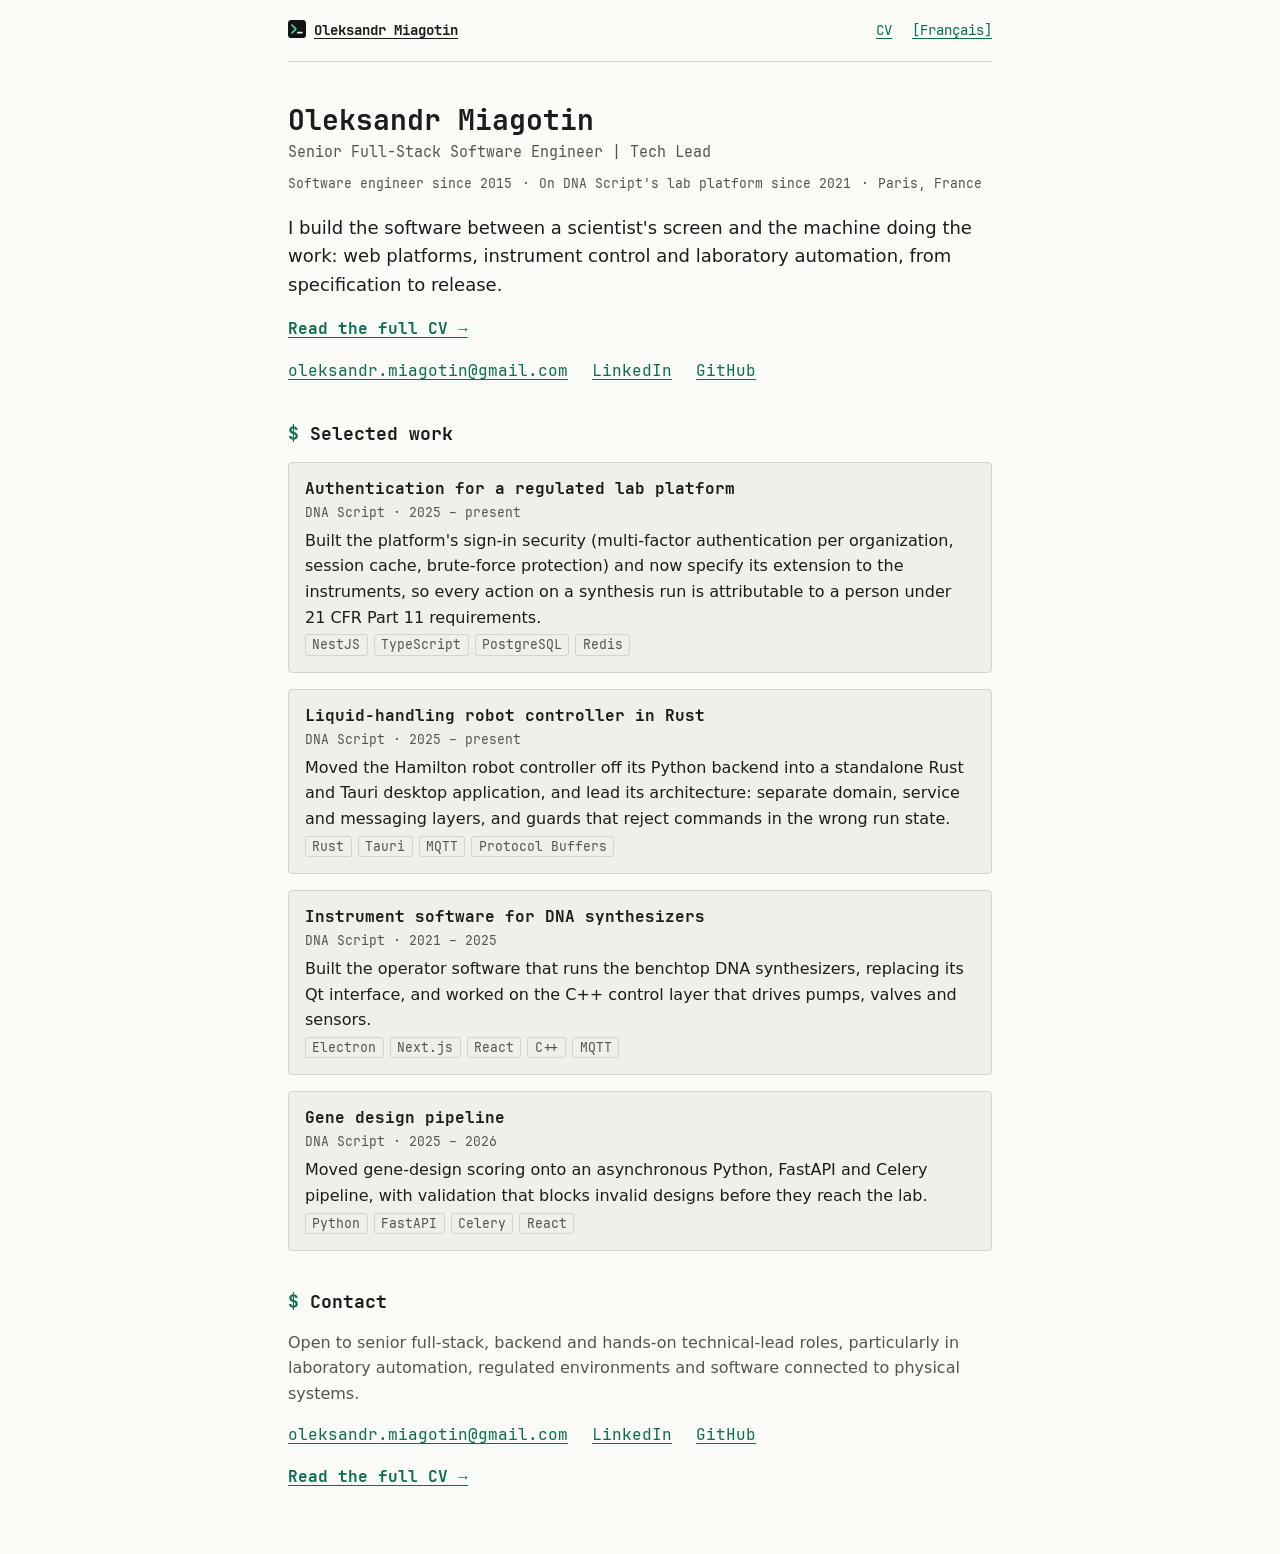
<file: index.html>
<!doctype html>
<html lang="en">
<head>
<meta charset="utf-8">
<meta name="viewport" content="width=device-width, initial-scale=1">
<title>Oleksandr Miagotin — Senior Full-Stack Software Engineer</title>
<meta name="description" content="Senior full-stack engineer and technical lead building the software between a scientist&#39;s screen and the machine doing the work: laboratory automation, instrument software and web platforms.">
<link rel="canonical" href="https://alex-miagotin.github.io/">
<link rel="alternate" hreflang="en" href="https://alex-miagotin.github.io/">
<link rel="alternate" hreflang="fr" href="https://alex-miagotin.github.io/fr/">
<link rel="alternate" hreflang="x-default" href="https://alex-miagotin.github.io/">
<meta property="og:type" content="website">
<meta property="og:title" content="Oleksandr Miagotin — Senior Full-Stack Software Engineer">
<meta property="og:description" content="Senior full-stack engineer and technical lead building the software between a scientist&#39;s screen and the machine doing the work: laboratory automation, instrument software and web platforms.">
<meta property="og:url" content="https://alex-miagotin.github.io/">
<meta property="og:locale" content="en_US">
<meta property="og:image" content="https://alex-miagotin.github.io/og/og-en.png">
<meta property="og:image:width" content="1200">
<meta property="og:image:height" content="630">
<meta property="og:image:alt" content="Oleksandr Miagotin, Senior Full-Stack Software Engineer">
<meta name="twitter:card" content="summary_large_image">
<link rel="icon" href="/favicon.ico" sizes="48x48">
<link rel="icon" href="/favicon.svg" type="image/svg+xml">
<link rel="apple-touch-icon" href="/apple-touch-icon.png">
<link rel="preload" href="/fonts/JetBrainsMono-Bold.woff2" as="font" type="font/woff2" crossorigin>
<link rel="stylesheet" href="/styles/main.css">
<link rel="stylesheet" href="/styles/print.css" media="print">
</head>
<body>
<header class="site-header">
<nav aria-label="Main">
<a class="site-name" href="/"><img src="/favicon.svg" width="18" height="18" alt>Oleksandr Miagotin</a>
<a href="/cv/">CV</a>
<a class="lang-switch" href="/fr/" hreflang="fr" lang="fr">Français</a>
</nav>
</header>
<main>
<section class="intro" aria-labelledby="name">
<h1 id="name">Oleksandr Miagotin</h1>
<p class="role">Senior Full-Stack Software Engineer | Tech Lead</p>
<ul class="facts">
<li>Software engineer since 2015</li>
<li>On DNA Script&#39;s lab platform since 2021</li>
<li>Paris, France</li>
</ul>
<p class="positioning">I build the software between a scientist&#39;s screen and the machine doing the work: web platforms, instrument control and laboratory automation, from specification to release.</p>
<p><a class="cta" href="/cv/">Read the full CV</a></p>
<ul class="contact-links" aria-label="Contact">
<li><a href="mailto:oleksandr.miagotin@gmail.com">oleksandr.miagotin@gmail.com</a></li>
<li><a href="https://www.linkedin.com/in/alex-miagotin/">LinkedIn</a></li>
<li><a href="https://github.com/alex-miagotin">GitHub</a></li>
</ul>
</section>
<section aria-labelledby="work">
<h2 id="work">Selected work</h2>
<ul class="work">
<li>
<h3>Authentication for a regulated lab platform</h3>
<p class="meta">DNA Script · 2025 – present</p>
<p>Built the platform&#39;s sign-in security (multi-factor authentication per organization, session cache, brute-force protection) and now specify its extension to the instruments, so every action on a synthesis run is attributable to a person under 21 CFR Part 11 requirements.</p>
<p class="tags"><span class="tag">NestJS</span><span class="tag">TypeScript</span><span class="tag">PostgreSQL</span><span class="tag">Redis</span></p>
</li>
<li>
<h3>Liquid-handling robot controller in Rust</h3>
<p class="meta">DNA Script · 2025 – present</p>
<p>Moved the Hamilton robot controller off its Python backend into a standalone Rust and Tauri desktop application, and lead its architecture: separate domain, service and messaging layers, and guards that reject commands in the wrong run state.</p>
<p class="tags"><span class="tag">Rust</span><span class="tag">Tauri</span><span class="tag">MQTT</span><span class="tag">Protocol Buffers</span></p>
</li>
<li>
<h3>Instrument software for DNA synthesizers</h3>
<p class="meta">DNA Script · 2021 – 2025</p>
<p>Built the operator software that runs the benchtop DNA synthesizers, replacing its Qt interface, and worked on the C++ control layer that drives pumps, valves and sensors.</p>
<p class="tags"><span class="tag">Electron</span><span class="tag">Next.js</span><span class="tag">React</span><span class="tag">C++</span><span class="tag">MQTT</span></p>
</li>
<li>
<h3>Gene design pipeline</h3>
<p class="meta">DNA Script · 2025 – 2026</p>
<p>Moved gene-design scoring onto an asynchronous Python, FastAPI and Celery pipeline, with validation that blocks invalid designs before they reach the lab.</p>
<p class="tags"><span class="tag">Python</span><span class="tag">FastAPI</span><span class="tag">Celery</span><span class="tag">React</span></p>
</li>
</ul>
</section>
<section class="contact" aria-labelledby="contact">
<h2 id="contact">Contact</h2>
<p>Open to senior full-stack, backend and hands-on technical-lead roles, particularly in laboratory automation, regulated environments and software connected to physical systems.</p>
<ul class="contact-links">
<li><a href="mailto:oleksandr.miagotin@gmail.com">oleksandr.miagotin@gmail.com</a></li>
<li><a href="https://www.linkedin.com/in/alex-miagotin/">LinkedIn</a></li>
<li><a href="https://github.com/alex-miagotin">GitHub</a></li>
</ul>
<p><a class="cta" href="/cv/">Read the full CV</a></p>
</section>
</main>
</body>
</html>
</file>
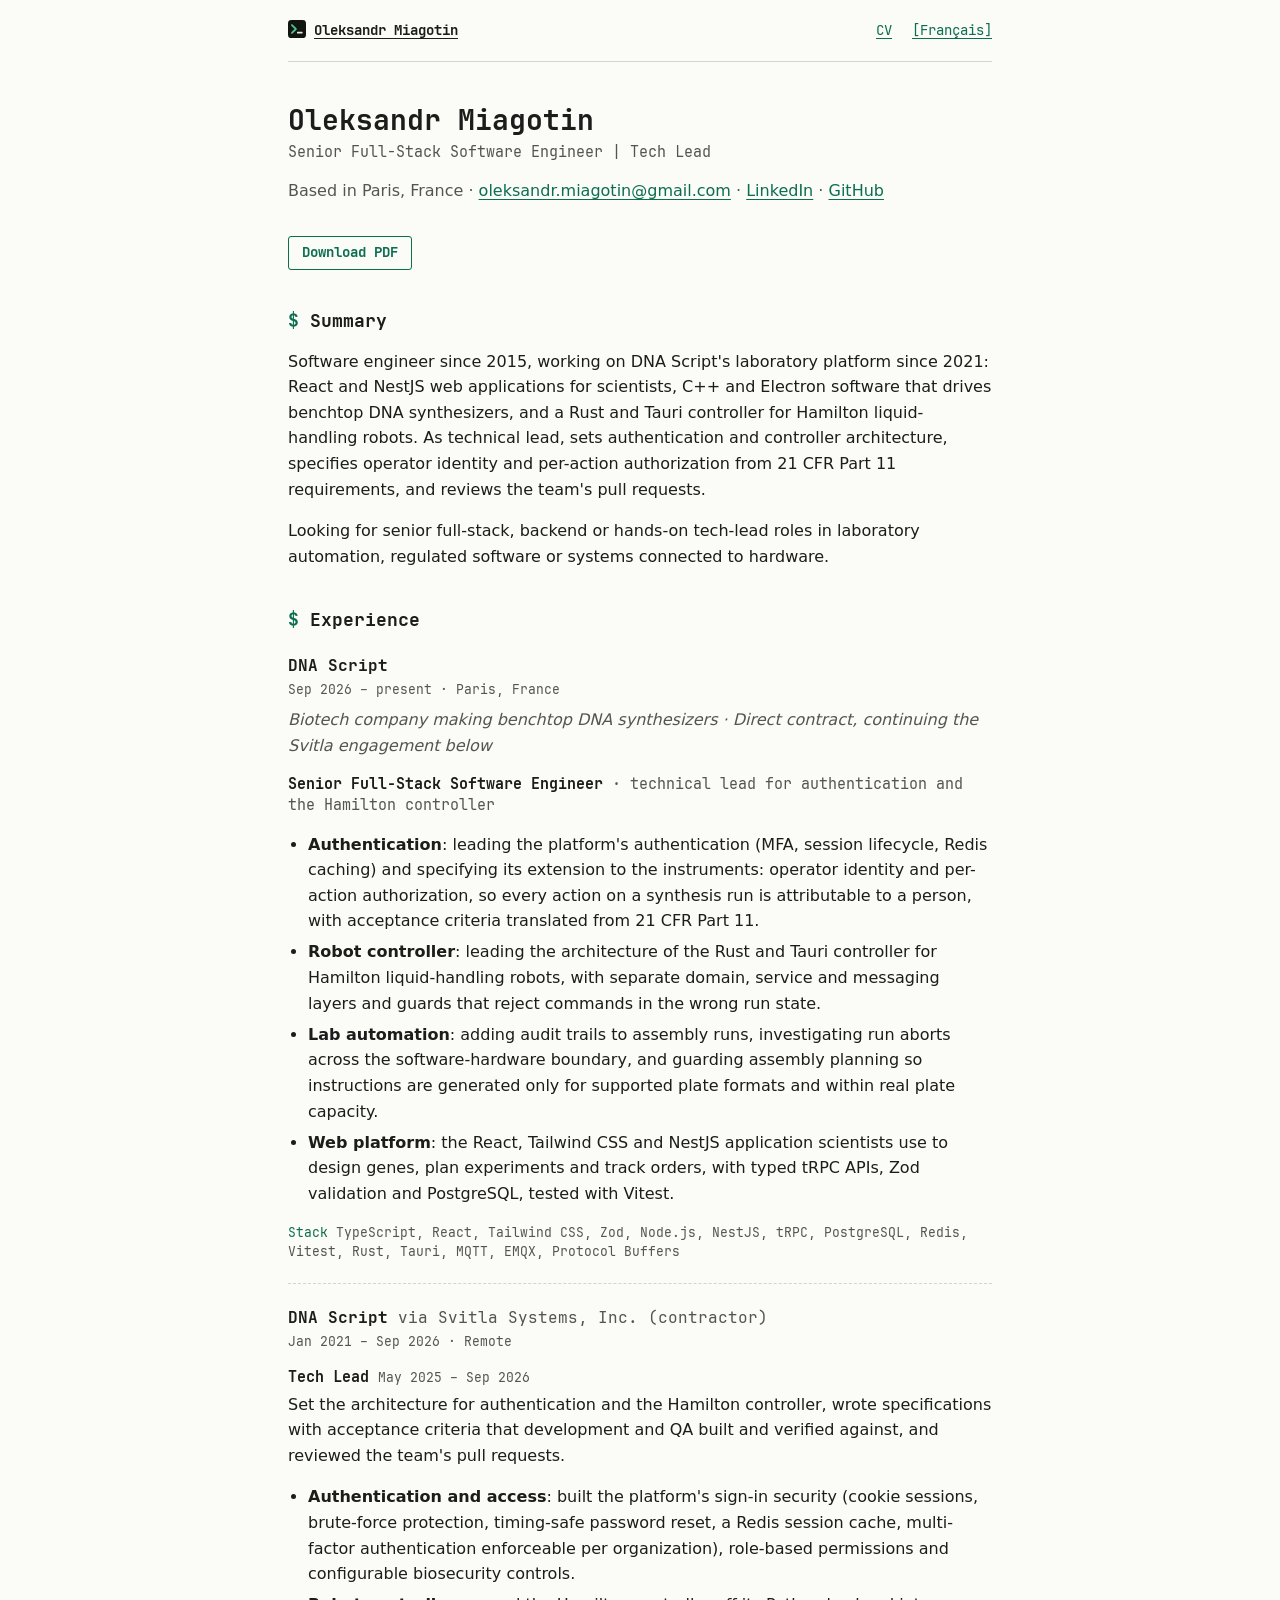
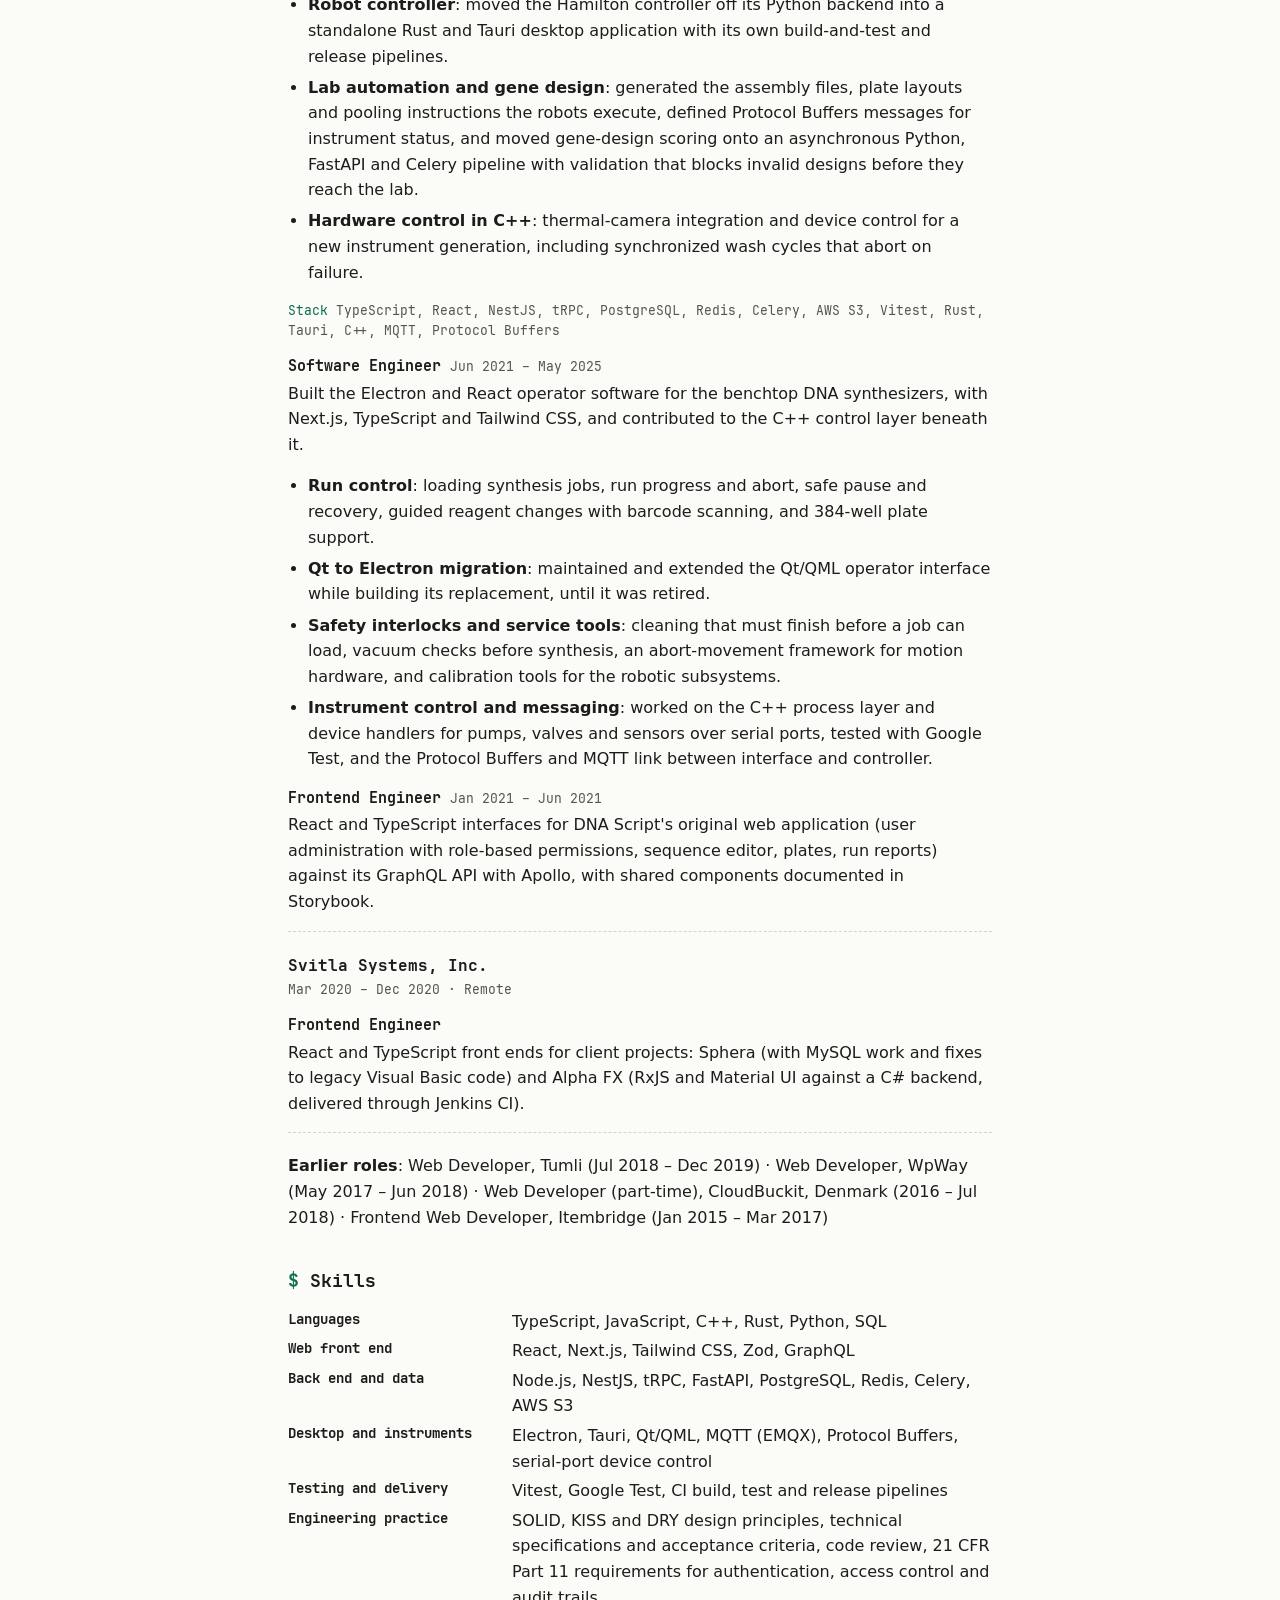
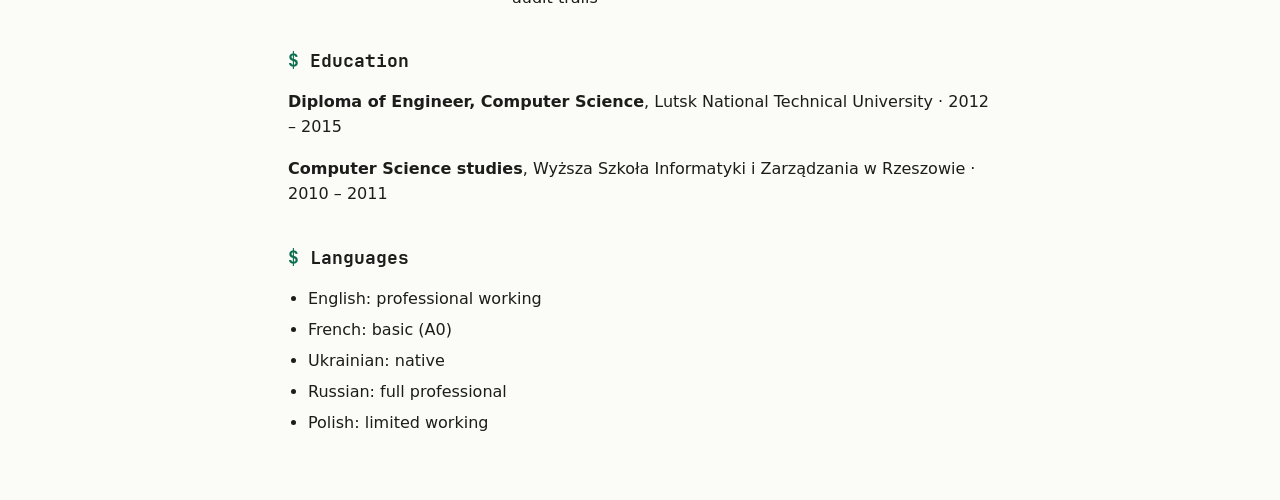
<file: cv/index.html>
<!doctype html>
<html lang="en">
<head>
<meta charset="utf-8">
<meta name="viewport" content="width=device-width, initial-scale=1">
<title>Oleksandr Miagotin — CV</title>
<meta name="description" content="Senior full-stack software engineer and technical lead: laboratory automation, instrument software and web platforms in TypeScript, C++ and Rust.">
<link rel="canonical" href="https://alex-miagotin.github.io/cv/">
<link rel="alternate" hreflang="en" href="https://alex-miagotin.github.io/cv/">
<link rel="alternate" hreflang="fr" href="https://alex-miagotin.github.io/fr/cv/">
<link rel="alternate" hreflang="x-default" href="https://alex-miagotin.github.io/cv/">
<meta property="og:type" content="website">
<meta property="og:title" content="Oleksandr Miagotin — CV">
<meta property="og:description" content="Senior full-stack software engineer and technical lead: laboratory automation, instrument software and web platforms in TypeScript, C++ and Rust.">
<meta property="og:url" content="https://alex-miagotin.github.io/cv/">
<meta property="og:locale" content="en_US">
<meta property="og:image" content="https://alex-miagotin.github.io/og/og-en.png">
<meta property="og:image:width" content="1200">
<meta property="og:image:height" content="630">
<meta property="og:image:alt" content="Oleksandr Miagotin, Senior Full-Stack Software Engineer">
<meta name="twitter:card" content="summary_large_image">
<link rel="icon" href="/favicon.ico" sizes="48x48">
<link rel="icon" href="/favicon.svg" type="image/svg+xml">
<link rel="apple-touch-icon" href="/apple-touch-icon.png">
<link rel="preload" href="/fonts/JetBrainsMono-Bold.woff2" as="font" type="font/woff2" crossorigin>
<link rel="stylesheet" href="/styles/main.css">
<link rel="stylesheet" href="/styles/print.css" media="print">
</head>
<body>
<header class="site-header">
<nav aria-label="Main">
<a class="site-name" href="/"><img src="/favicon.svg" width="18" height="18" alt>Oleksandr Miagotin</a>
<a href="/cv/">CV</a>
<a class="lang-switch" href="/fr/cv/" hreflang="fr" lang="fr">Français</a>
</nav>
</header>
<main>
<article class="cv">
<header class="cv-header">
<h1>Oleksandr Miagotin</h1>
<p class="role">Senior Full-Stack Software Engineer | Tech Lead</p>
<p class="contact">Based in Paris, France · <a href="mailto:oleksandr.miagotin@gmail.com">oleksandr.miagotin@gmail.com</a> · <a href="https://www.linkedin.com/in/alex-miagotin/">LinkedIn</a> · <a href="https://github.com/alex-miagotin">GitHub</a></p>
<button type="button" class="print-control" data-print hidden>Download PDF</button>
</header>
<section aria-labelledby="summary">
<h2 id="summary">Summary</h2>
<p>Software engineer since 2015, working on DNA Script's laboratory platform since 2021: React and NestJS web applications for scientists, C++ and Electron software that drives benchtop DNA synthesizers, and a Rust and Tauri controller for Hamilton liquid-handling robots. As technical lead, sets authentication and controller architecture, specifies operator identity and per-action authorization from 21 CFR Part 11 requirements, and reviews the team's pull requests.</p>
<p>Looking for senior full-stack, backend or hands-on tech-lead roles in laboratory automation, regulated software or systems connected to hardware.</p>
</section>
<section aria-labelledby="experience">
<h2 id="experience">Experience</h2>
<article class="job">
<h3>DNA Script</h3>
<p class="meta"><time>Sep 2026</time> – <time>present</time> · Paris, France</p>
<p class="note">Biotech company making benchtop DNA synthesizers · Direct contract, continuing the Svitla engagement below</p>
<section class="role-block">
<h4>Senior Full-Stack Software Engineer <span class="scope">· technical lead for authentication and the Hamilton controller</span></h4>
<ul>
<li><strong>Authentication</strong>: leading the platform&#39;s authentication (MFA, session lifecycle, Redis caching) and specifying its extension to the instruments: operator identity and per-action authorization, so every action on a synthesis run is attributable to a person, with acceptance criteria translated from 21 CFR Part 11.</li>
<li><strong>Robot controller</strong>: leading the architecture of the Rust and Tauri controller for Hamilton liquid-handling robots, with separate domain, service and messaging layers and guards that reject commands in the wrong run state.</li>
<li><strong>Lab automation</strong>: adding audit trails to assembly runs, investigating run aborts across the software-hardware boundary, and guarding assembly planning so instructions are generated only for supported plate formats and within real plate capacity.</li>
<li><strong>Web platform</strong>: the React, Tailwind CSS and NestJS application scientists use to design genes, plan experiments and track orders, with typed tRPC APIs, Zod validation and PostgreSQL, tested with Vitest.</li>
</ul>
<p class="stack"><span class="label">Stack</span> TypeScript, React, Tailwind CSS, Zod, Node.js, NestJS, tRPC, PostgreSQL, Redis, Vitest, Rust, Tauri, MQTT, EMQX, Protocol Buffers</p>
</section>
</article>
<article class="job">
<h3>DNA Script <span class="via">via Svitla Systems, Inc. (contractor)</span></h3>
<p class="meta"><time>Jan 2021</time> – <time>Sep 2026</time> · Remote</p>
<section class="role-block">
<h4>Tech Lead <span class="role-period"><time>May 2025</time> – <time>Sep 2026</time></span></h4>
<p class="intro">Set the architecture for authentication and the Hamilton controller, wrote specifications with acceptance criteria that development and QA built and verified against, and reviewed the team&#39;s pull requests.</p>
<ul>
<li><strong>Authentication and access</strong>: built the platform&#39;s sign-in security (cookie sessions, brute-force protection, timing-safe password reset, a Redis session cache, multi-factor authentication enforceable per organization), role-based permissions and configurable biosecurity controls.</li>
<li><strong>Robot controller</strong>: moved the Hamilton controller off its Python backend into a standalone Rust and Tauri desktop application with its own build-and-test and release pipelines.</li>
<li><strong>Lab automation and gene design</strong>: generated the assembly files, plate layouts and pooling instructions the robots execute, defined Protocol Buffers messages for instrument status, and moved gene-design scoring onto an asynchronous Python, FastAPI and Celery pipeline with validation that blocks invalid designs before they reach the lab.</li>
<li><strong>Hardware control in C++</strong>: thermal-camera integration and device control for a new instrument generation, including synchronized wash cycles that abort on failure.</li>
</ul>
<p class="stack"><span class="label">Stack</span> TypeScript, React, NestJS, tRPC, PostgreSQL, Redis, Celery, AWS S3, Vitest, Rust, Tauri, C++, MQTT, Protocol Buffers</p>
</section>
<section class="role-block">
<h4>Software Engineer <span class="role-period"><time>Jun 2021</time> – <time>May 2025</time></span></h4>
<p class="intro">Built the Electron and React operator software for the benchtop DNA synthesizers, with Next.js, TypeScript and Tailwind CSS, and contributed to the C++ control layer beneath it.</p>
<ul>
<li><strong>Run control</strong>: loading synthesis jobs, run progress and abort, safe pause and recovery, guided reagent changes with barcode scanning, and 384-well plate support.</li>
<li><strong>Qt to Electron migration</strong>: maintained and extended the Qt/QML operator interface while building its replacement, until it was retired.</li>
<li><strong>Safety interlocks and service tools</strong>: cleaning that must finish before a job can load, vacuum checks before synthesis, an abort-movement framework for motion hardware, and calibration tools for the robotic subsystems.</li>
<li><strong>Instrument control and messaging</strong>: worked on the C++ process layer and device handlers for pumps, valves and sensors over serial ports, tested with Google Test, and the Protocol Buffers and MQTT link between interface and controller.</li>
</ul>
</section>
<section class="role-block">
<h4>Frontend Engineer <span class="role-period"><time>Jan 2021</time> – <time>Jun 2021</time></span></h4>
<p class="intro">React and TypeScript interfaces for DNA Script&#39;s original web application (user administration with role-based permissions, sequence editor, plates, run reports) against its GraphQL API with Apollo, with shared components documented in Storybook.</p>
</section>
</article>
<article class="job">
<h3>Svitla Systems, Inc.</h3>
<p class="meta"><time>Mar 2020</time> – <time>Dec 2020</time> · Remote</p>
<section class="role-block">
<h4>Frontend Engineer</h4>
<p class="intro">React and TypeScript front ends for client projects: Sphera (with MySQL work and fixes to legacy Visual Basic code) and Alpha FX (RxJS and Material UI against a C# backend, delivered through Jenkins CI).</p>
</section>
</article>
<p class="earlier"><strong>Earlier roles</strong>: Web Developer, Tumli (<time>Jul 2018</time> – <time>Dec 2019</time>) · Web Developer, WpWay (<time>May 2017</time> – <time>Jun 2018</time>) · Web Developer (part-time), CloudBuckit, Denmark (<time>2016</time> – <time>Jul 2018</time>) · Frontend Web Developer, Itembridge (<time>Jan 2015</time> – <time>Mar 2017</time>)</p>
</section>
<section aria-labelledby="skills">
<h2 id="skills">Skills</h2>
<dl class="skills">
<dt>Languages</dt>
<dd>TypeScript, JavaScript, C++, Rust, Python, SQL</dd>
<dt>Web front end</dt>
<dd>React, Next.js, Tailwind CSS, Zod, GraphQL</dd>
<dt>Back end and data</dt>
<dd>Node.js, NestJS, tRPC, FastAPI, PostgreSQL, Redis, Celery, AWS S3</dd>
<dt>Desktop and instruments</dt>
<dd>Electron, Tauri, Qt/QML, MQTT (EMQX), Protocol Buffers, serial-port device control</dd>
<dt>Testing and delivery</dt>
<dd>Vitest, Google Test, CI build, test and release pipelines</dd>
<dt>Engineering practice</dt>
<dd>SOLID, KISS and DRY design principles, technical specifications and acceptance criteria, code review, 21 CFR Part 11 requirements for authentication, access control and audit trails</dd>
</dl>
</section>
<section aria-labelledby="education">
<h2 id="education">Education</h2>
<p><strong>Diploma of Engineer, Computer Science</strong>, Lutsk National Technical University · <time>2012</time> – <time>2015</time></p>
<p><strong>Computer Science studies</strong>, Wyższa Szkoła Informatyki i Zarządzania w Rzeszowie · <time>2010</time> – <time>2011</time></p>
</section>
<section aria-labelledby="languages">
<h2 id="languages">Languages</h2>
<ul class="languages">
<li>English: professional working</li>
<li>French: basic (A0)</li>
<li>Ukrainian: native</li>
<li>Russian: full professional</li>
<li>Polish: limited working</li>
</ul>
</section>
</article>
<script>document.querySelectorAll("[data-print]").forEach(b=>{b.hidden=false;b.onclick=()=>print()})</script>
</main>
</body>
</html>
</file>
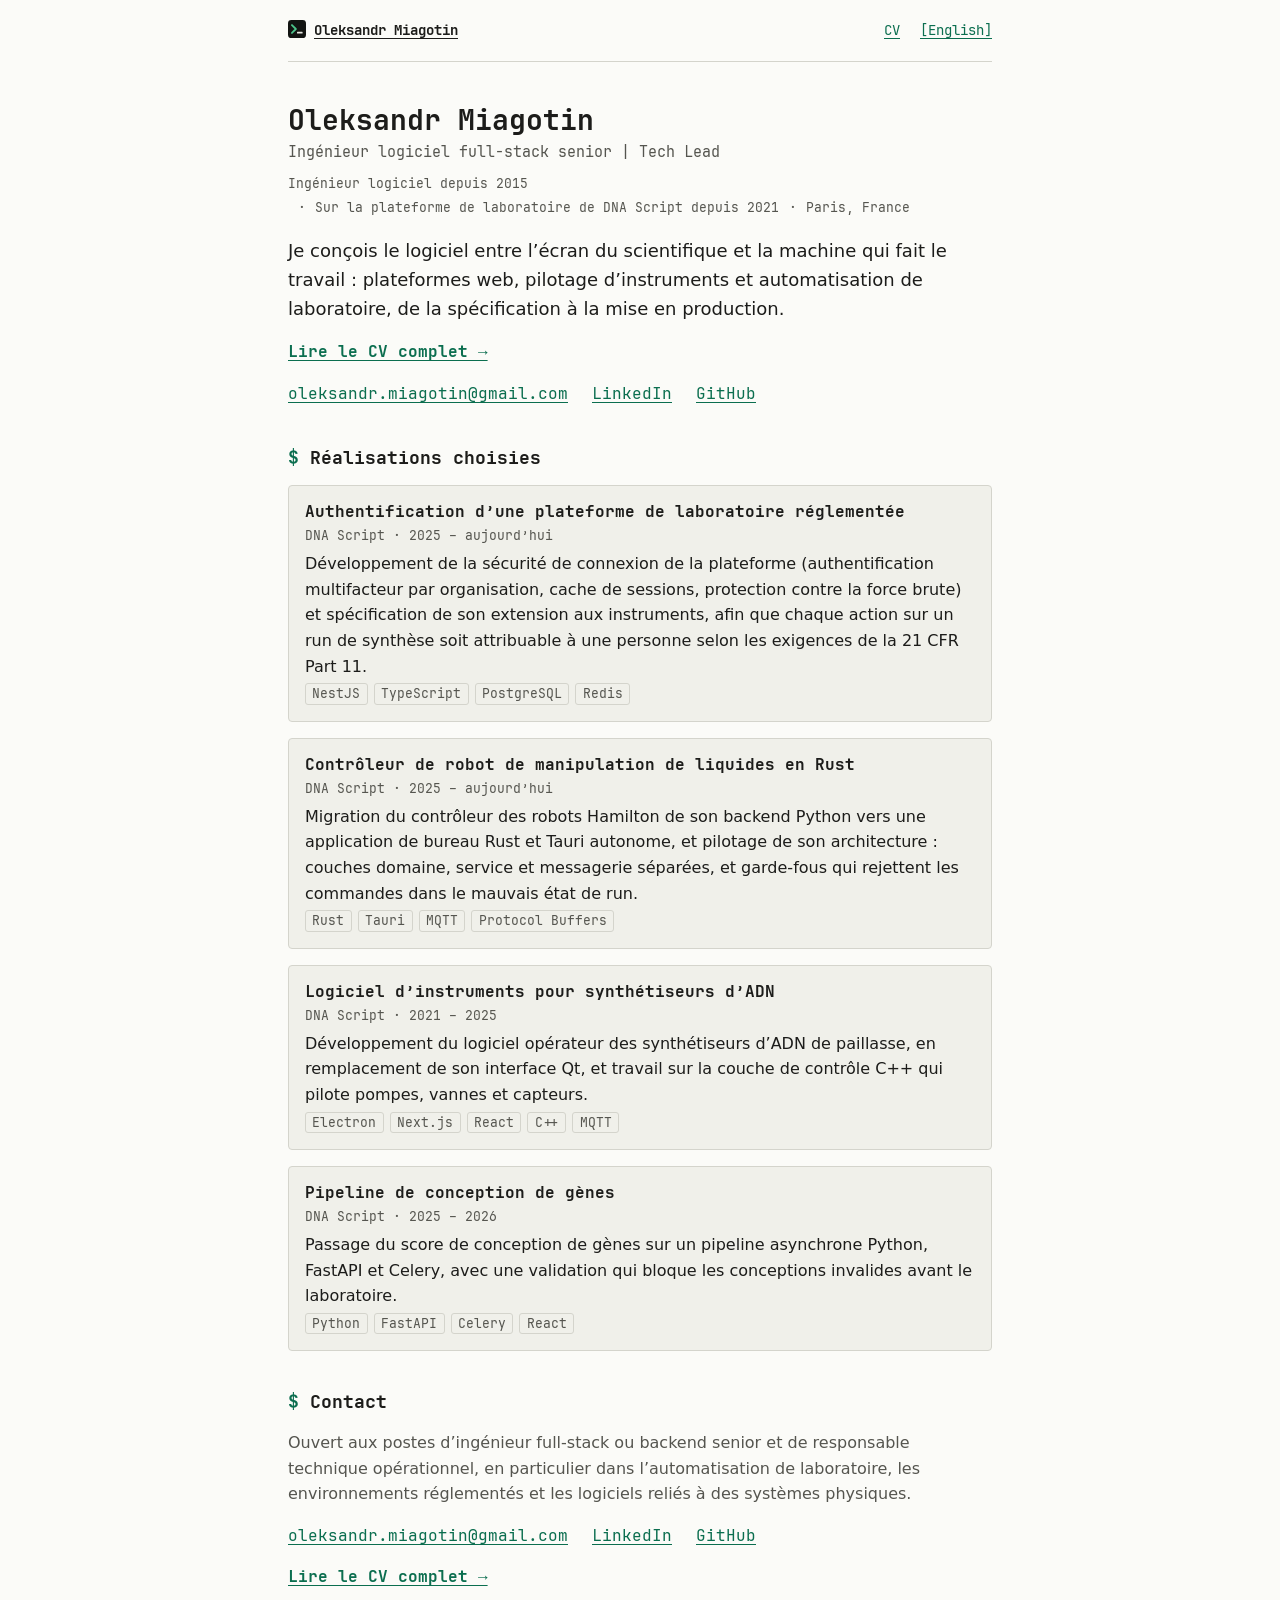
<file: fr/index.html>
<!doctype html>
<html lang="fr">
<head>
<meta charset="utf-8">
<meta name="viewport" content="width=device-width, initial-scale=1">
<title>Oleksandr Miagotin — Ingénieur logiciel full-stack senior</title>
<meta name="description" content="Ingénieur full-stack senior et responsable technique qui conçoit le logiciel entre l’écran du scientifique et la machine qui fait le travail : automatisation de laboratoire, logiciels d’instruments et plateformes web.">
<link rel="canonical" href="https://alex-miagotin.github.io/fr/">
<link rel="alternate" hreflang="fr" href="https://alex-miagotin.github.io/fr/">
<link rel="alternate" hreflang="en" href="https://alex-miagotin.github.io/">
<link rel="alternate" hreflang="x-default" href="https://alex-miagotin.github.io/">
<meta property="og:type" content="website">
<meta property="og:title" content="Oleksandr Miagotin — Ingénieur logiciel full-stack senior">
<meta property="og:description" content="Ingénieur full-stack senior et responsable technique qui conçoit le logiciel entre l’écran du scientifique et la machine qui fait le travail : automatisation de laboratoire, logiciels d’instruments et plateformes web.">
<meta property="og:url" content="https://alex-miagotin.github.io/fr/">
<meta property="og:locale" content="fr_FR">
<meta property="og:image" content="https://alex-miagotin.github.io/og/og-fr.png">
<meta property="og:image:width" content="1200">
<meta property="og:image:height" content="630">
<meta property="og:image:alt" content="Oleksandr Miagotin, ingénieur logiciel full-stack senior">
<meta name="twitter:card" content="summary_large_image">
<link rel="icon" href="/favicon.ico" sizes="48x48">
<link rel="icon" href="/favicon.svg" type="image/svg+xml">
<link rel="apple-touch-icon" href="/apple-touch-icon.png">
<link rel="preload" href="/fonts/JetBrainsMono-Bold.woff2" as="font" type="font/woff2" crossorigin>
<link rel="stylesheet" href="/styles/main.css">
<link rel="stylesheet" href="/styles/print.css" media="print">
</head>
<body>
<header class="site-header">
<nav aria-label="Navigation principale">
<a class="site-name" href="/fr/"><img src="/favicon.svg" width="18" height="18" alt>Oleksandr Miagotin</a>
<a href="/fr/cv/">CV</a>
<a class="lang-switch" href="/" hreflang="en" lang="en">English</a>
</nav>
</header>
<main>
<section class="intro" aria-labelledby="name">
<h1 id="name">Oleksandr Miagotin</h1>
<p class="role">Ingénieur logiciel full-stack senior | Tech Lead</p>
<ul class="facts">
<li>Ingénieur logiciel depuis 2015</li>
<li>Sur la plateforme de laboratoire de DNA Script depuis 2021</li>
<li>Paris, France</li>
</ul>
<p class="positioning">Je conçois le logiciel entre l’écran du scientifique et la machine qui fait le travail : plateformes web, pilotage d’instruments et automatisation de laboratoire, de la spécification à la mise en production.</p>
<p><a class="cta" href="/fr/cv/">Lire le CV complet</a></p>
<ul class="contact-links" aria-label="Contact">
<li><a href="mailto:oleksandr.miagotin@gmail.com">oleksandr.miagotin@gmail.com</a></li>
<li><a href="https://www.linkedin.com/in/alex-miagotin/">LinkedIn</a></li>
<li><a href="https://github.com/alex-miagotin">GitHub</a></li>
</ul>
</section>
<section aria-labelledby="work">
<h2 id="work">Réalisations choisies</h2>
<ul class="work">
<li>
<h3>Authentification d’une plateforme de laboratoire réglementée</h3>
<p class="meta">DNA Script · 2025 – aujourd’hui</p>
<p>Développement de la sécurité de connexion de la plateforme (authentification multifacteur par organisation, cache de sessions, protection contre la force brute) et spécification de son extension aux instruments, afin que chaque action sur un run de synthèse soit attribuable à une personne selon les exigences de la 21 CFR Part 11.</p>
<p class="tags"><span class="tag">NestJS</span><span class="tag">TypeScript</span><span class="tag">PostgreSQL</span><span class="tag">Redis</span></p>
</li>
<li>
<h3>Contrôleur de robot de manipulation de liquides en Rust</h3>
<p class="meta">DNA Script · 2025 – aujourd’hui</p>
<p>Migration du contrôleur des robots Hamilton de son backend Python vers une application de bureau Rust et Tauri autonome, et pilotage de son architecture : couches domaine, service et messagerie séparées, et garde-fous qui rejettent les commandes dans le mauvais état de run.</p>
<p class="tags"><span class="tag">Rust</span><span class="tag">Tauri</span><span class="tag">MQTT</span><span class="tag">Protocol Buffers</span></p>
</li>
<li>
<h3>Logiciel d’instruments pour synthétiseurs d’ADN</h3>
<p class="meta">DNA Script · 2021 – 2025</p>
<p>Développement du logiciel opérateur des synthétiseurs d’ADN de paillasse, en remplacement de son interface Qt, et travail sur la couche de contrôle C++ qui pilote pompes, vannes et capteurs.</p>
<p class="tags"><span class="tag">Electron</span><span class="tag">Next.js</span><span class="tag">React</span><span class="tag">C++</span><span class="tag">MQTT</span></p>
</li>
<li>
<h3>Pipeline de conception de gènes</h3>
<p class="meta">DNA Script · 2025 – 2026</p>
<p>Passage du score de conception de gènes sur un pipeline asynchrone Python, FastAPI et Celery, avec une validation qui bloque les conceptions invalides avant le laboratoire.</p>
<p class="tags"><span class="tag">Python</span><span class="tag">FastAPI</span><span class="tag">Celery</span><span class="tag">React</span></p>
</li>
</ul>
</section>
<section class="contact" aria-labelledby="contact">
<h2 id="contact">Contact</h2>
<p>Ouvert aux postes d’ingénieur full-stack ou backend senior et de responsable technique opérationnel, en particulier dans l’automatisation de laboratoire, les environnements réglementés et les logiciels reliés à des systèmes physiques.</p>
<ul class="contact-links">
<li><a href="mailto:oleksandr.miagotin@gmail.com">oleksandr.miagotin@gmail.com</a></li>
<li><a href="https://www.linkedin.com/in/alex-miagotin/">LinkedIn</a></li>
<li><a href="https://github.com/alex-miagotin">GitHub</a></li>
</ul>
<p><a class="cta" href="/fr/cv/">Lire le CV complet</a></p>
</section>
</main>
</body>
</html>
</file>
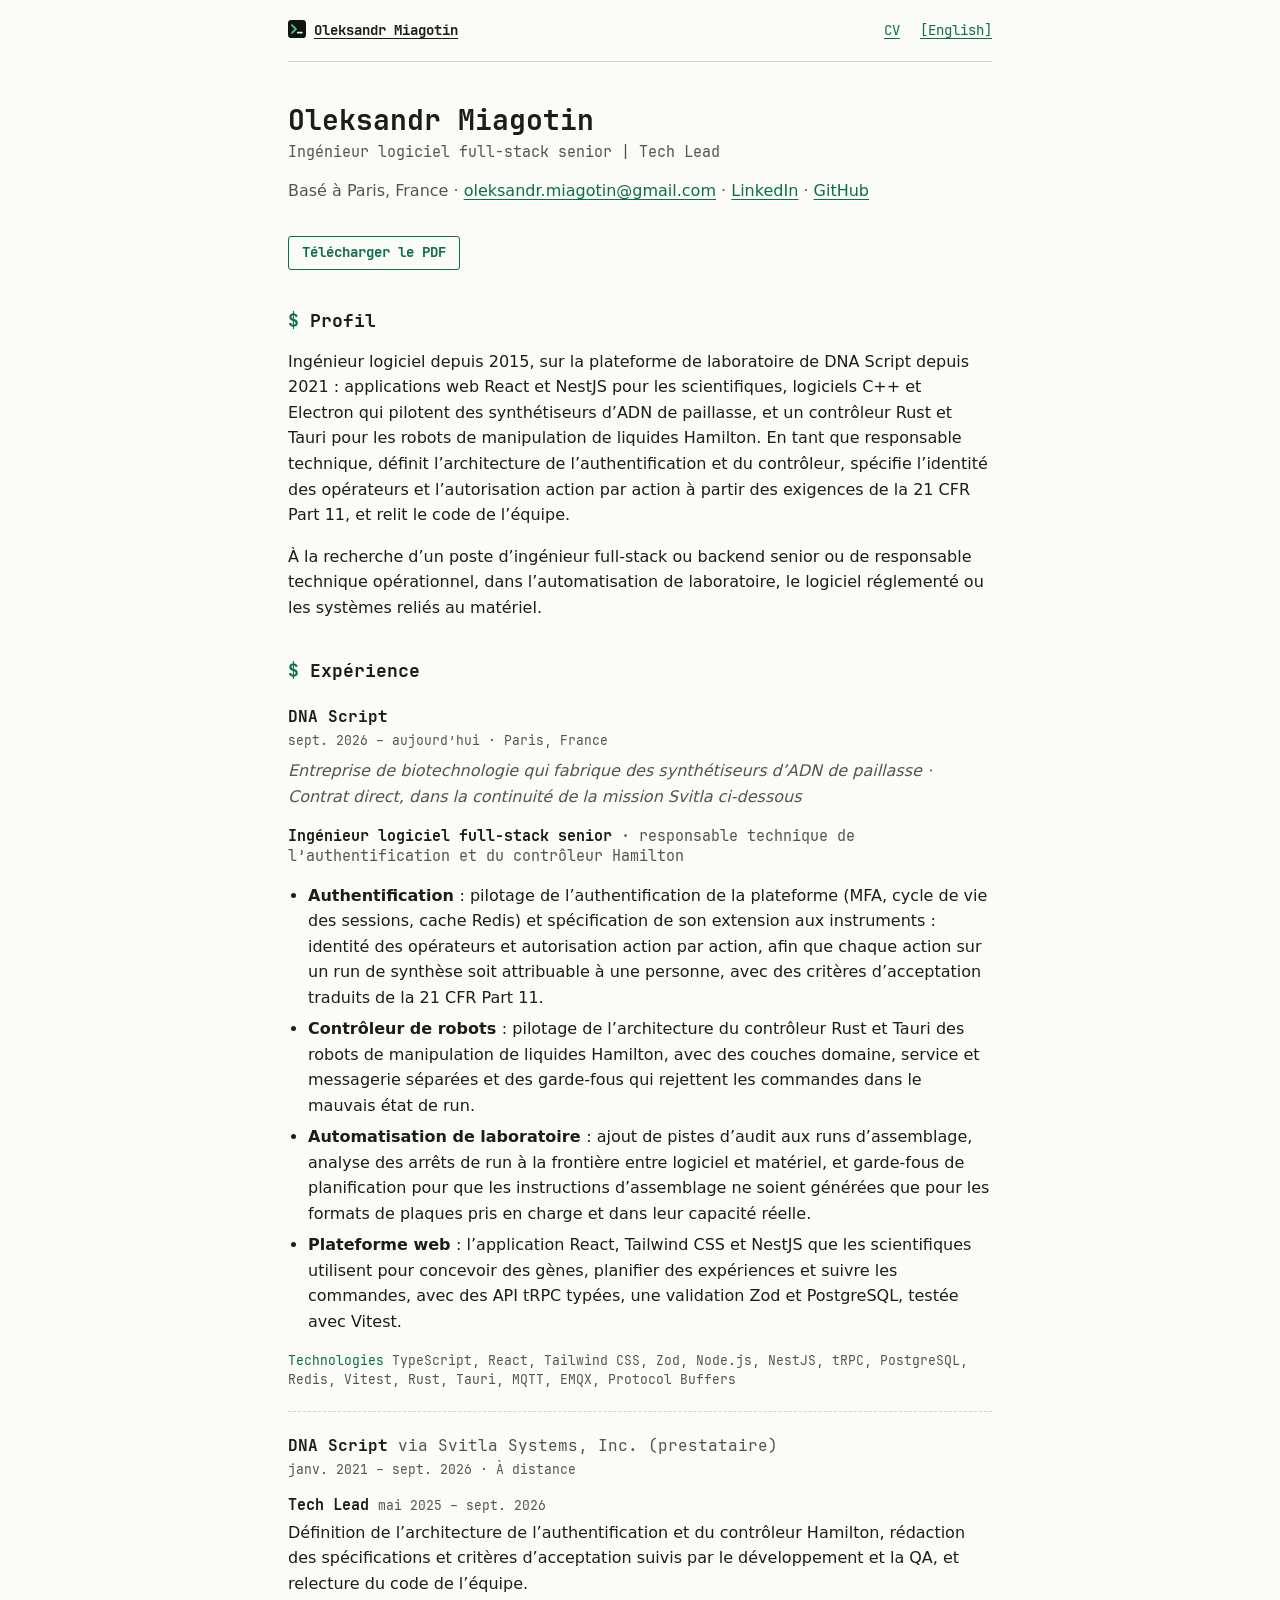
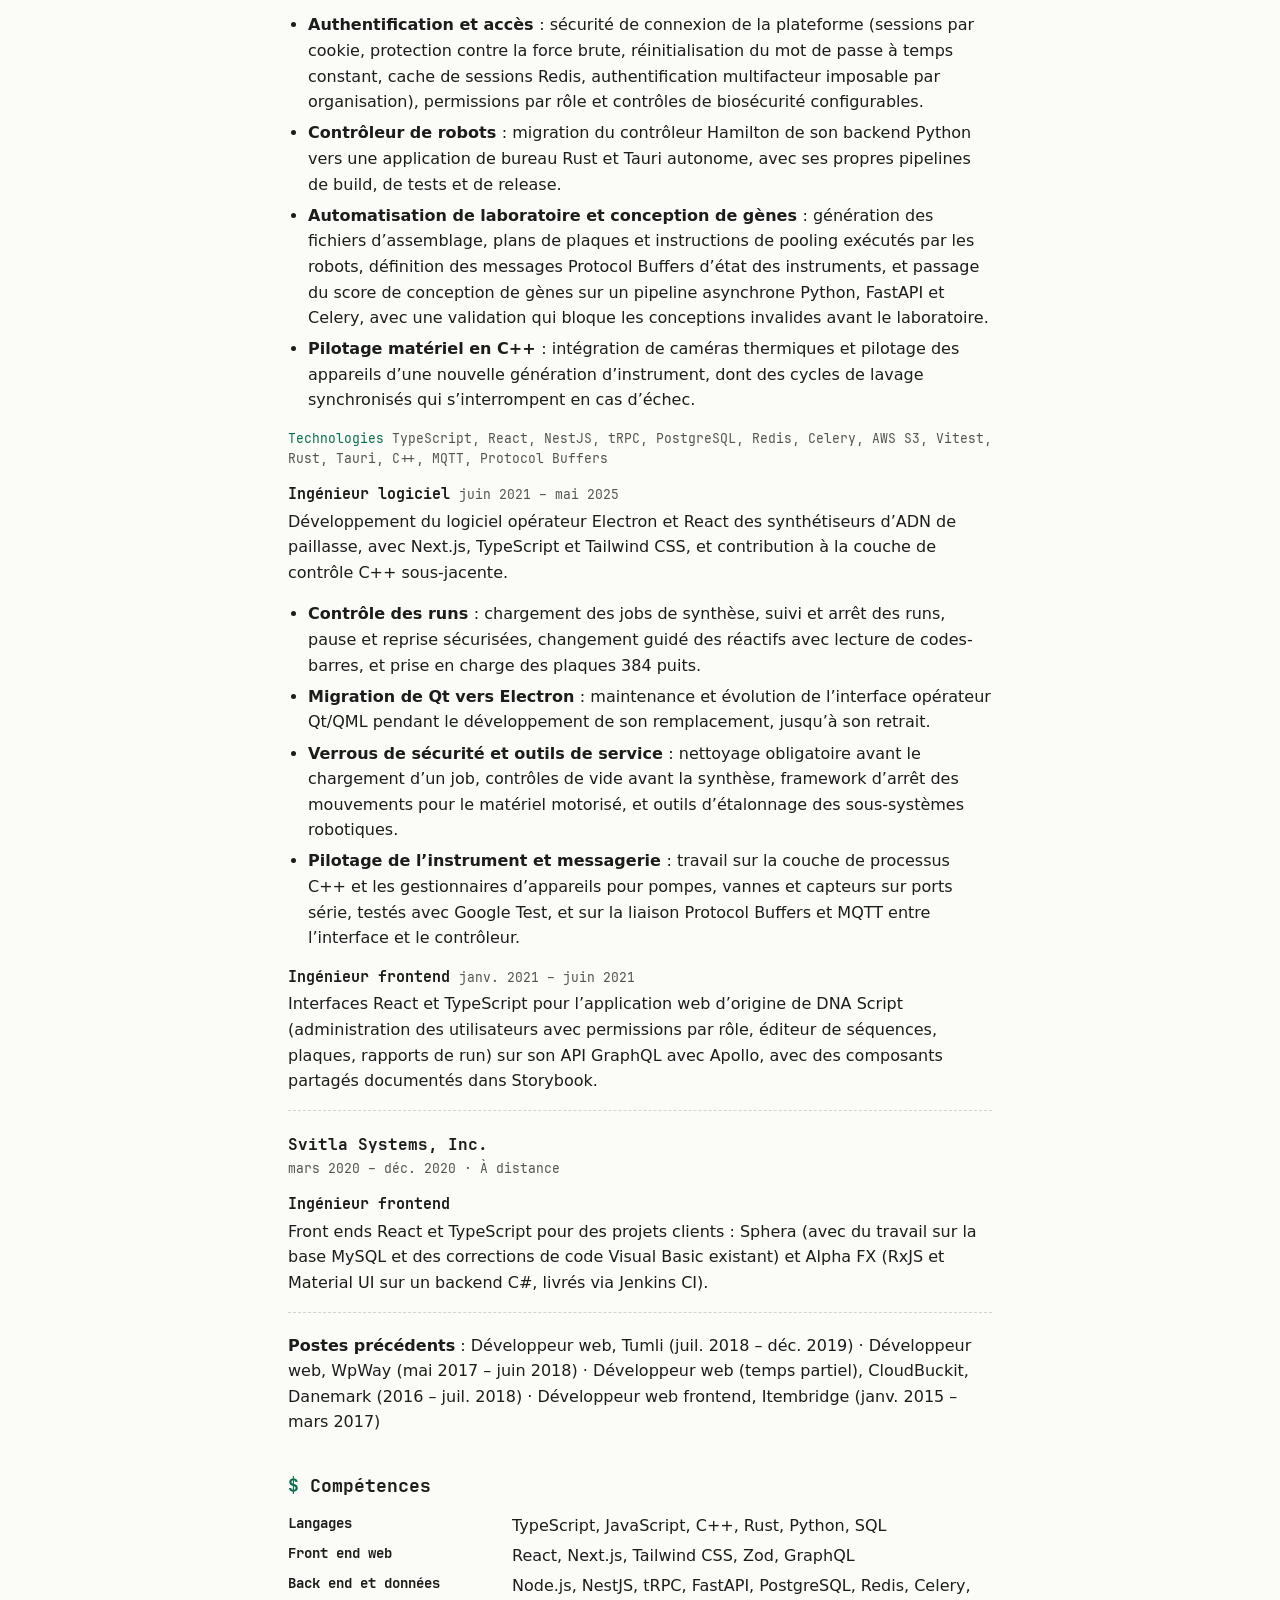
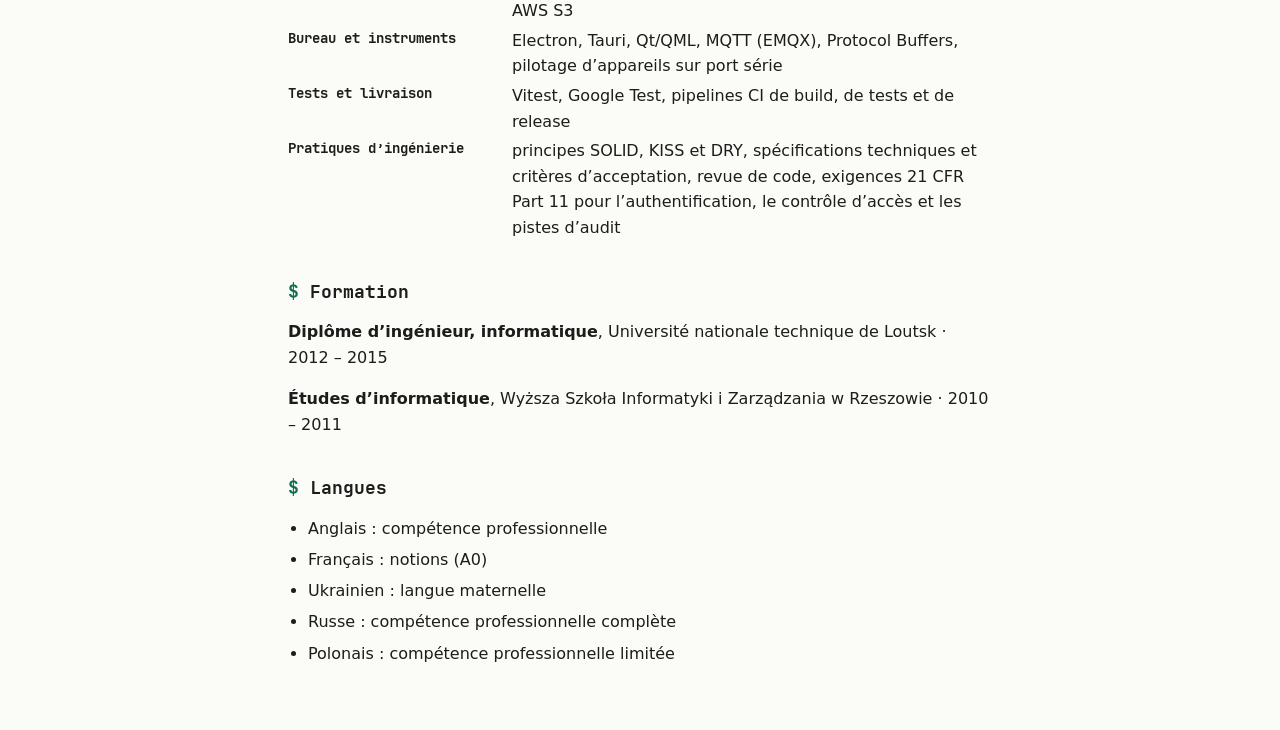
<file: fr/cv/index.html>
<!doctype html>
<html lang="fr">
<head>
<meta charset="utf-8">
<meta name="viewport" content="width=device-width, initial-scale=1">
<title>Oleksandr Miagotin — CV</title>
<meta name="description" content="Ingénieur logiciel full-stack senior et responsable technique : automatisation de laboratoire, logiciels d’instruments et plateformes web en TypeScript, C++ et Rust.">
<link rel="canonical" href="https://alex-miagotin.github.io/fr/cv/">
<link rel="alternate" hreflang="fr" href="https://alex-miagotin.github.io/fr/cv/">
<link rel="alternate" hreflang="en" href="https://alex-miagotin.github.io/cv/">
<link rel="alternate" hreflang="x-default" href="https://alex-miagotin.github.io/cv/">
<meta property="og:type" content="website">
<meta property="og:title" content="Oleksandr Miagotin — CV">
<meta property="og:description" content="Ingénieur logiciel full-stack senior et responsable technique : automatisation de laboratoire, logiciels d’instruments et plateformes web en TypeScript, C++ et Rust.">
<meta property="og:url" content="https://alex-miagotin.github.io/fr/cv/">
<meta property="og:locale" content="fr_FR">
<meta property="og:image" content="https://alex-miagotin.github.io/og/og-fr.png">
<meta property="og:image:width" content="1200">
<meta property="og:image:height" content="630">
<meta property="og:image:alt" content="Oleksandr Miagotin, ingénieur logiciel full-stack senior">
<meta name="twitter:card" content="summary_large_image">
<link rel="icon" href="/favicon.ico" sizes="48x48">
<link rel="icon" href="/favicon.svg" type="image/svg+xml">
<link rel="apple-touch-icon" href="/apple-touch-icon.png">
<link rel="preload" href="/fonts/JetBrainsMono-Bold.woff2" as="font" type="font/woff2" crossorigin>
<link rel="stylesheet" href="/styles/main.css">
<link rel="stylesheet" href="/styles/print.css" media="print">
</head>
<body>
<header class="site-header">
<nav aria-label="Navigation principale">
<a class="site-name" href="/fr/"><img src="/favicon.svg" width="18" height="18" alt>Oleksandr Miagotin</a>
<a href="/fr/cv/">CV</a>
<a class="lang-switch" href="/cv/" hreflang="en" lang="en">English</a>
</nav>
</header>
<main>
<article class="cv">
<header class="cv-header">
<h1>Oleksandr Miagotin</h1>
<p class="role">Ingénieur logiciel full-stack senior | Tech Lead</p>
<p class="contact">Basé à Paris, France · <a href="mailto:oleksandr.miagotin@gmail.com">oleksandr.miagotin@gmail.com</a> · <a href="https://www.linkedin.com/in/alex-miagotin/">LinkedIn</a> · <a href="https://github.com/alex-miagotin">GitHub</a></p>
<button type="button" class="print-control" data-print hidden>Télécharger le PDF</button>
</header>
<section aria-labelledby="summary">
<h2 id="summary">Profil</h2>
<p>Ingénieur logiciel depuis 2015, sur la plateforme de laboratoire de DNA Script depuis 2021 : applications web React et NestJS pour les scientifiques, logiciels C++ et Electron qui pilotent des synthétiseurs d’ADN de paillasse, et un contrôleur Rust et Tauri pour les robots de manipulation de liquides Hamilton. En tant que responsable technique, définit l’architecture de l’authentification et du contrôleur, spécifie l’identité des opérateurs et l’autorisation action par action à partir des exigences de la 21 CFR Part 11, et relit le code de l’équipe.</p>
<p>À la recherche d’un poste d’ingénieur full-stack ou backend senior ou de responsable technique opérationnel, dans l’automatisation de laboratoire, le logiciel réglementé ou les systèmes reliés au matériel.</p>
</section>
<section aria-labelledby="experience">
<h2 id="experience">Expérience</h2>
<article class="job">
<h3>DNA Script</h3>
<p class="meta"><time>sept. 2026</time> – <time>aujourd’hui</time> · Paris, France</p>
<p class="note">Entreprise de biotechnologie qui fabrique des synthétiseurs d’ADN de paillasse · Contrat direct, dans la continuité de la mission Svitla ci-dessous</p>
<section class="role-block">
<h4>Ingénieur logiciel full-stack senior <span class="scope">· responsable technique de l’authentification et du contrôleur Hamilton</span></h4>
<ul>
<li><strong>Authentification </strong> : pilotage de l’authentification de la plateforme (MFA, cycle de vie des sessions, cache Redis) et spécification de son extension aux instruments : identité des opérateurs et autorisation action par action, afin que chaque action sur un run de synthèse soit attribuable à une personne, avec des critères d’acceptation traduits de la 21 CFR Part 11.</li>
<li><strong>Contrôleur de robots </strong> : pilotage de l’architecture du contrôleur Rust et Tauri des robots de manipulation de liquides Hamilton, avec des couches domaine, service et messagerie séparées et des garde-fous qui rejettent les commandes dans le mauvais état de run.</li>
<li><strong>Automatisation de laboratoire </strong> : ajout de pistes d’audit aux runs d’assemblage, analyse des arrêts de run à la frontière entre logiciel et matériel, et garde-fous de planification pour que les instructions d’assemblage ne soient générées que pour les formats de plaques pris en charge et dans leur capacité réelle.</li>
<li><strong>Plateforme web </strong> : l’application React, Tailwind CSS et NestJS que les scientifiques utilisent pour concevoir des gènes, planifier des expériences et suivre les commandes, avec des API tRPC typées, une validation Zod et PostgreSQL, testée avec Vitest.</li>
</ul>
<p class="stack"><span class="label">Technologies</span> TypeScript, React, Tailwind CSS, Zod, Node.js, NestJS, tRPC, PostgreSQL, Redis, Vitest, Rust, Tauri, MQTT, EMQX, Protocol Buffers</p>
</section>
</article>
<article class="job">
<h3>DNA Script <span class="via">via Svitla Systems, Inc. (prestataire)</span></h3>
<p class="meta"><time>janv. 2021</time> – <time>sept. 2026</time> · À distance</p>
<section class="role-block">
<h4>Tech Lead <span class="role-period"><time>mai 2025</time> – <time>sept. 2026</time></span></h4>
<p class="intro">Définition de l’architecture de l’authentification et du contrôleur Hamilton, rédaction des spécifications et critères d’acceptation suivis par le développement et la QA, et relecture du code de l’équipe.</p>
<ul>
<li><strong>Authentification et accès </strong> : sécurité de connexion de la plateforme (sessions par cookie, protection contre la force brute, réinitialisation du mot de passe à temps constant, cache de sessions Redis, authentification multifacteur imposable par organisation), permissions par rôle et contrôles de biosécurité configurables.</li>
<li><strong>Contrôleur de robots </strong> : migration du contrôleur Hamilton de son backend Python vers une application de bureau Rust et Tauri autonome, avec ses propres pipelines de build, de tests et de release.</li>
<li><strong>Automatisation de laboratoire et conception de gènes </strong> : génération des fichiers d’assemblage, plans de plaques et instructions de pooling exécutés par les robots, définition des messages Protocol Buffers d’état des instruments, et passage du score de conception de gènes sur un pipeline asynchrone Python, FastAPI et Celery, avec une validation qui bloque les conceptions invalides avant le laboratoire.</li>
<li><strong>Pilotage matériel en C++ </strong> : intégration de caméras thermiques et pilotage des appareils d’une nouvelle génération d’instrument, dont des cycles de lavage synchronisés qui s’interrompent en cas d’échec.</li>
</ul>
<p class="stack"><span class="label">Technologies</span> TypeScript, React, NestJS, tRPC, PostgreSQL, Redis, Celery, AWS S3, Vitest, Rust, Tauri, C++, MQTT, Protocol Buffers</p>
</section>
<section class="role-block">
<h4>Ingénieur logiciel <span class="role-period"><time>juin 2021</time> – <time>mai 2025</time></span></h4>
<p class="intro">Développement du logiciel opérateur Electron et React des synthétiseurs d’ADN de paillasse, avec Next.js, TypeScript et Tailwind CSS, et contribution à la couche de contrôle C++ sous-jacente.</p>
<ul>
<li><strong>Contrôle des runs </strong> : chargement des jobs de synthèse, suivi et arrêt des runs, pause et reprise sécurisées, changement guidé des réactifs avec lecture de codes-barres, et prise en charge des plaques 384 puits.</li>
<li><strong>Migration de Qt vers Electron </strong> : maintenance et évolution de l’interface opérateur Qt/QML pendant le développement de son remplacement, jusqu’à son retrait.</li>
<li><strong>Verrous de sécurité et outils de service </strong> : nettoyage obligatoire avant le chargement d’un job, contrôles de vide avant la synthèse, framework d’arrêt des mouvements pour le matériel motorisé, et outils d’étalonnage des sous-systèmes robotiques.</li>
<li><strong>Pilotage de l’instrument et messagerie </strong> : travail sur la couche de processus C++ et les gestionnaires d’appareils pour pompes, vannes et capteurs sur ports série, testés avec Google Test, et sur la liaison Protocol Buffers et MQTT entre l’interface et le contrôleur.</li>
</ul>
</section>
<section class="role-block">
<h4>Ingénieur frontend <span class="role-period"><time>janv. 2021</time> – <time>juin 2021</time></span></h4>
<p class="intro">Interfaces React et TypeScript pour l’application web d’origine de DNA Script (administration des utilisateurs avec permissions par rôle, éditeur de séquences, plaques, rapports de run) sur son API GraphQL avec Apollo, avec des composants partagés documentés dans Storybook.</p>
</section>
</article>
<article class="job">
<h3>Svitla Systems, Inc.</h3>
<p class="meta"><time>mars 2020</time> – <time>déc. 2020</time> · À distance</p>
<section class="role-block">
<h4>Ingénieur frontend</h4>
<p class="intro">Front ends React et TypeScript pour des projets clients : Sphera (avec du travail sur la base MySQL et des corrections de code Visual Basic existant) et Alpha FX (RxJS et Material UI sur un backend C#, livrés via Jenkins CI).</p>
</section>
</article>
<p class="earlier"><strong>Postes précédents</strong> : Développeur web, Tumli (<time>juil. 2018</time> – <time>déc. 2019</time>) · Développeur web, WpWay (<time>mai 2017</time> – <time>juin 2018</time>) · Développeur web (temps partiel), CloudBuckit, Danemark (<time>2016</time> – <time>juil. 2018</time>) · Développeur web frontend, Itembridge (<time>janv. 2015</time> – <time>mars 2017</time>)</p>
</section>
<section aria-labelledby="skills">
<h2 id="skills">Compétences</h2>
<dl class="skills">
<dt>Langages</dt>
<dd>TypeScript, JavaScript, C++, Rust, Python, SQL</dd>
<dt>Front end web</dt>
<dd>React, Next.js, Tailwind CSS, Zod, GraphQL</dd>
<dt>Back end et données</dt>
<dd>Node.js, NestJS, tRPC, FastAPI, PostgreSQL, Redis, Celery, AWS S3</dd>
<dt>Bureau et instruments</dt>
<dd>Electron, Tauri, Qt/QML, MQTT (EMQX), Protocol Buffers, pilotage d’appareils sur port série</dd>
<dt>Tests et livraison</dt>
<dd>Vitest, Google Test, pipelines CI de build, de tests et de release</dd>
<dt>Pratiques d’ingénierie</dt>
<dd>principes SOLID, KISS et DRY, spécifications techniques et critères d’acceptation, revue de code, exigences 21 CFR Part 11 pour l’authentification, le contrôle d’accès et les pistes d’audit</dd>
</dl>
</section>
<section aria-labelledby="education">
<h2 id="education">Formation</h2>
<p><strong>Diplôme d’ingénieur, informatique</strong>, Université nationale technique de Loutsk · <time>2012</time> – <time>2015</time></p>
<p><strong>Études d’informatique</strong>, Wyższa Szkoła Informatyki i Zarządzania w Rzeszowie · <time>2010</time> – <time>2011</time></p>
</section>
<section aria-labelledby="languages">
<h2 id="languages">Langues</h2>
<ul class="languages">
<li>Anglais : compétence professionnelle</li>
<li>Français : notions (A0)</li>
<li>Ukrainien : langue maternelle</li>
<li>Russe : compétence professionnelle complète</li>
<li>Polonais : compétence professionnelle limitée</li>
</ul>
</section>
</article>
<script>document.querySelectorAll("[data-print]").forEach(b=>{b.hidden=false;b.onclick=()=>print()})</script>
</main>
</body>
</html>
</file>
<file: styles/main.css>
@font-face{font-family:JetBrains Mono;src:url(../fonts/JetBrainsMono-Regular.woff2)format("woff2");font-weight:400;font-display:swap}@font-face{font-family:JetBrains Mono;src:url(../fonts/JetBrainsMono-Bold.woff2)format("woff2");font-weight:700;font-display:swap}:root{color-scheme:light dark;--bg:#fbfbf8;--surface:#f0f0ea;--text:#1c1c1a;--muted:#55554f;--accent:#0b6e4f;--border:#d4d4cc;--mono:"JetBrains Mono", ui-monospace, "SFMono-Regular", Menlo, Consolas, monospace;--sans:system-ui, -apple-system, "Segoe UI", Roboto, "Helvetica Neue", Arial, sans-serif}@media (prefers-color-scheme:dark){:root{--bg:#121412;--surface:#1c1f1c;--text:#e6e6e0;--muted:#a3a39b;--accent:#4cc38a;--border:#343832}}*,:before,:after{box-sizing:border-box}html{-webkit-text-size-adjust:100%}body{margin:0;background:var(--bg);color:var(--text);font:1rem/1.6 var(--sans);overflow-wrap:break-word}.site-header,main{max-width:46rem;margin:0 auto;padding:0 1rem}.site-header nav{display:flex;flex-wrap:wrap;gap:.25rem 1.25rem;align-items:baseline;padding:1.25rem 0;border-bottom:1px solid var(--border);font:.875rem/1.4 var(--mono)}.site-header .site-name{font-weight:700;color:var(--text);margin-right:auto}.lang-switch:before{content:"[" / ""}.lang-switch:after{content:"]" / ""}h1,h2,h3{font-family:var(--mono);line-height:1.25}h1{font-size:1.75rem;margin:2.5rem 0 .25rem}h2{font-size:1.125rem;margin:2.5rem 0 1rem;color:var(--text)}h2:before{content:"$ " / "";color:var(--accent)}h3{font-size:1rem;margin:1.5rem 0 .25rem}a{color:var(--accent);text-underline-offset:.2em}a:hover{text-decoration-thickness:2px}:focus-visible{outline:2px solid var(--accent);outline-offset:2px;border-radius:2px}.role,.meta,.note,.stack,.contact,.tags{color:var(--muted)}.role{font:.95rem/1.4 var(--mono);margin:0}.meta,.stack,.label,.tags{font:.8125rem/1.5 var(--mono)}.meta{margin:0 0 .5rem}.note{margin:0 0 .5rem;font-style:italic}.label{color:var(--accent)}.positioning{font-size:1.125rem;margin:1.25rem 0 0}ul{padding-left:1.25rem}li+li{margin-top:.35rem}.work{list-style:none;padding:0;display:grid;gap:1rem}.work li{margin:0;padding:1rem;background:var(--surface);border:1px solid var(--border);border-radius:4px}.work h3{margin-top:0}.work p{margin:.25rem 0 0}.tags{display:flex;flex-wrap:wrap;gap:.375rem}.tag{padding:0 .4rem;border:1px solid var(--border);border-radius:3px}.contact-links{list-style:none;padding:0;display:flex;flex-wrap:wrap;gap:.5rem 1.5rem;font-family:var(--mono)}.contact-links li+li{margin-top:0}.cta{font:700 1rem/1.4 var(--mono)}.cta:after{content:" →" / ""}.job{padding-bottom:.5rem;border-bottom:1px dashed var(--border)}.job:last-child{border-bottom:0}.skills{display:grid;gap:.25rem 1rem}.skills dt{font:700 .875rem/1.5 var(--mono)}.skills dd{margin:0 0 .5rem}@media (width>=40rem){.skills{grid-template-columns:13rem 1fr}.skills dd{margin:0}}main{padding-bottom:3rem}@media (prefers-reduced-motion:reduce){*,:before,:after{transition:none!important;animation:none!important;scroll-behavior:auto!important}}.print-control{font:700 .875rem/1.4 var(--mono);color:var(--accent);background:0 0;border:1px solid var(--accent);border-radius:3px;padding:.4rem .8rem;cursor:pointer;margin-top:1rem}.print-control[hidden]{display:none}.intro{margin:.25rem 0 .5rem}h4{font:700 .95rem/1.35 var(--mono);margin:1rem 0 .25rem}.via,.scope,.role-period{font-weight:400;color:var(--muted)}.role-period{white-space:nowrap;font-size:.8125rem}.earlier{margin-top:1.25rem}.site-header .site-name img{vertical-align:-.2em;margin-right:.5rem}.facts{list-style:none;padding:0;margin:.75rem 0 0;display:flex;flex-wrap:wrap;gap:.25rem 0;font:.8125rem/1.5 var(--mono);color:var(--muted)}.facts li+li{margin-top:0}.facts li+li:before{content:"·" / "";margin:0 .6rem}.work .meta{margin:0 0 .35rem}@media (width<=40rem){.facts{flex-direction:column}.facts li+li:before{content:none}}
</file>
<file: styles/print.css>
@page{size:A4;margin:13mm 16mm}:root{--bg:#fff;--surface:#fff;--text:#000;--muted:#333;--accent:#000;--border:#999}body{font-size:10pt;line-height:1.27;background:#fff;color:#000}.site-header,.print-control,.lang-switch{display:none!important}.site-header,main{max-width:none;padding:0}h1{margin-top:0;font-size:18pt}h2{margin:1.2em 0 .5em;font-size:12pt;break-after:avoid}h2:before{content:none}h3{margin-top:.6em;font-size:10.5pt;break-after:avoid}a{color:#000;text-decoration:none}.contact a[href^=http]:after{content:" (" attr(href) ")";font-size:8.5pt}.skills dt,.skills dd,li,h3,h4,.meta{break-inside:avoid}h4{font-size:10pt;margin:.5em 0 .1em;break-after:avoid}.job{border-bottom-color:#ccc}ul{margin:.25em 0}p,.meta,.note{margin:.25em 0}.job{padding-bottom:.2em}.stack{margin-bottom:.3em}li+li{margin-top:.15em}.intro{margin:.2em 0}.skills{display:grid;grid-template-columns:11rem 1fr;gap:.1em .8em}.skills dd{margin:0}.languages{list-style:none;padding:0;display:flex;flex-wrap:wrap;gap:0 1.2em}.languages li+li{margin-top:0}h2{margin-top:.9em}
</file>
